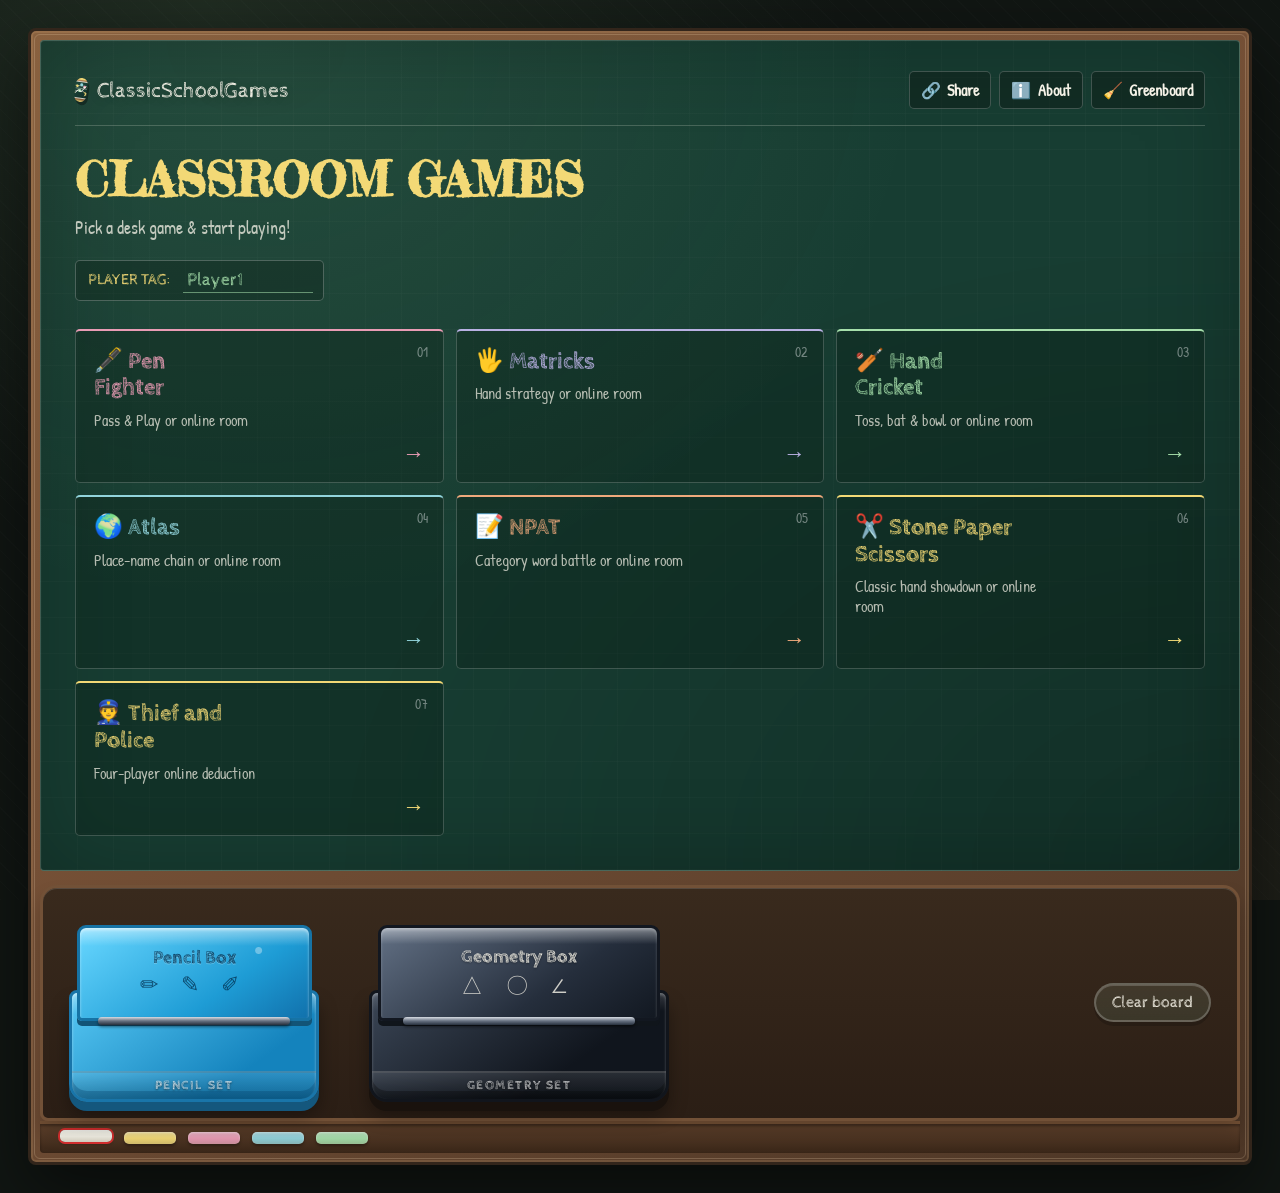
<file: index.html>
<!DOCTYPE html>
<html lang="en">
<head>
  <meta charset="UTF-8">
  <meta name="viewport" content="width=device-width, initial-scale=1.0">
  <title>ClassicSchoolGames - Chalkboard Dashboard</title>
  <link rel="preconnect" href="https://fonts.googleapis.com">
  <link rel="preconnect" href="https://fonts.gstatic.com" crossorigin>
  <link href="https://fonts.googleapis.com/css2?family=Cabin+Sketch:wght@400;700&family=Fredericka+the+Great&family=Patrick+Hand&display=swap" rel="stylesheet">
  <link rel="icon" type="image/svg+xml" href="favicon.svg">
  <link rel="stylesheet" href="frontend/css/index.css">
  <link rel="stylesheet" href="frontend/css/chalkboard-shared.css">
</head>
<body>

  <div class="board-frame">
    <div class="blackboard">

      <header>
        <a href="index.html" class="brand">
          <span class="brand-icon"></span>
          ClassicSchoolGames
        </a>
        <div class="nav-actions">
          <button class="eraser-btn" id="shareBtn">
            <span>🔗</span> <span id="shareLabel">Share</span>
          </button>
          <button class="eraser-btn" id="aboutBtn">
            <span>ℹ️</span> <span>About</span>
          </button>
          <button class="eraser-btn" id="themeToggle">
            <span>🧹</span> <span id="themeLabel">Board Color</span>
          </button>
        </div>
      </header>

      <div class="title-section">
        <h1 class="board-title">CLASSROOM GAMES</h1>
        <p class="board-subtitle">Pick a desk game & start playing!</p>
      </div>

      <div class="user-tag-bar">
        <label for="usernameInput">PLAYER TAG:</label>
        <input type="text" id="usernameInput" maxlength="12" placeholder="Guest" />
      </div>

      <div class="games-list">
        
        <a href="penfight.html" class="game-launch-btn" onclick="launchGame('penfight.html'); return false;" style="--chalk-color: var(--chalk-pink);">
          <div class="game-info">
            <span class="game-name">🖋️ Pen Fighter</span>
            <span class="game-tag">Pass & Play or online room</span>
          </div>
          <div class="action-row"><span class="action-arrow">→</span></div>
        </a>

        <a href="matricks.html" class="game-launch-btn" onclick="launchGame('matricks.html'); return false;" style="--chalk-color: var(--chalk-purple);">
          <div class="game-info">
            <span class="game-name">🖐️ Matricks</span>
            <span class="game-tag">Hand strategy or online room</span>
          </div>
          <div class="action-row"><span class="action-arrow">→</span></div>
        </a>

        <a href="handcricket.html" class="game-launch-btn" onclick="launchGame('handcricket.html'); return false;" style="--chalk-color: var(--chalk-green);">
          <div class="game-info">
            <span class="game-name">🏏 Hand Cricket</span>
            <span class="game-tag">Toss, bat & bowl or online room</span>
          </div>
          <div class="action-row"><span class="action-arrow">→</span></div>
        </a>

        <a href="atlas.html" class="game-launch-btn" onclick="launchGame('atlas.html'); return false;" style="--chalk-color: var(--chalk-blue);">
          <div class="game-info">
            <span class="game-name">🌍 Atlas</span>
            <span class="game-tag">Place-name chain or online room</span>
          </div>
          <div class="action-row"><span class="action-arrow">→</span></div>
        </a>

        <a href="npat.html" class="game-launch-btn" onclick="launchGame('npat.html'); return false;" style="--chalk-color: var(--chalk-orange);">
          <div class="game-info">
            <span class="game-name">📝 NPAT</span>
            <span class="game-tag">Category word battle or online room</span>
          </div>
          <div class="action-row"><span class="action-arrow">→</span></div>
        </a>

        <a href="sps.html" class="game-launch-btn" onclick="launchGame('sps.html'); return false;" style="--chalk-color: var(--chalk-yellow);">
          <div class="game-info">
            <span class="game-name">✂️ Stone Paper Scissors</span>
            <span class="game-tag">Classic hand showdown or online room</span>
          </div>
          <div class="action-row"><span class="action-arrow">→</span></div>
        </a>

        <a href="thiefpolice.html" class="game-launch-btn" onclick="launchGame('thiefpolice.html'); return false;" style="--chalk-color: var(--chalk-yellow);">
          <div class="game-info">
            <span class="game-name">👮 Thief and Police</span>
            <span class="game-tag">Four-player online deduction</span>
          </div>
          <div class="action-row"><span class="action-arrow">→</span></div>
        </a>

<!--        <div class="game-launch-btn" style="--chalk-color: var(--chalk-dim); opacity: 0.5; cursor: not-allowed;">
          <div class="game-info">
            <span class="game-name">🔒 Slot 8</span>
            <span class="game-tag">Coming Soon</span>
          </div>
        </div>

        <div class="game-launch-btn" style="--chalk-color: var(--chalk-dim); opacity: 0.5; cursor: not-allowed;">
          <div class="game-info">
            <span class="game-name">🔒 Slot 9</span>
            <span class="game-tag">Coming Soon</span>
          </div>
        </div>-->

      </div>

    </div>

    <div class="chalk-tray">
      <div class="chalk-piece" style="background: var(--chalk-white);"></div>
      <div class="chalk-piece" style="background: var(--chalk-yellow);"></div>
      <div class="chalk-piece" style="background: var(--chalk-pink);"></div>
      <div class="chalk-piece" style="background: var(--chalk-blue);"></div>
    </div>
  </div>

  <!-- About Section Modal -->
  <div class="modal-overlay" id="aboutModal">
    <div class="about-box">
      <h2>About ClassicSchoolGames</h2>
      <p>Welcome! This platform brings nostalgic classroom desk games straight to your browser. Play classic games like Pen Fighter, Hand Cricket, Atlas, and more! 
        <br> <H3>CREDITS</H3>
        <br> Developers 
        <br> Juan
        <br> Cyril 
        <br> Madhav 
        <br> Siyan
        <br>Rishikesh
        <br> build 2696 (Developer preview) 
      </p>
      <!-- Add your custom content here -->
      <button class="close-modal-btn" id="closeAboutBtn">Close [X]</button>
    </div>
  </div>

  <script src="frontend/js/index.js"></script>
  <script src="frontend/js/drawing-tools.js"></script>
</body>
</html>
</file>
<file: frontend/css/index.css>
:root {
      /* Green Chalkboard Theme (Default) */
      --board-bg: #1e3b2b;
      --board-texture: radial-gradient(circle, rgba(255,255,255,0.05) 0%, rgba(0,0,0,0.3) 100%);
      --chalk-white: #f8f9fa;
      --chalk-yellow: #fff3a0;
      --chalk-green: #a8ffb2;
      --chalk-blue: #9ee2ff;
      --chalk-orange: #ffd09e;
      --chalk-pink: #ffb3d9;
      --chalk-purple: #e3bfff;
      --chalk-dim: rgba(248, 249, 250, 0.4);
      --wood-border: #5c3a21;
      --wood-inner: #3d2312;
      --font-chalk-heading: 'Fredericka the Great', cursive;
      --font-chalk-hand: 'Cabin Sketch', cursive;
      --font-chalk-sub: 'Patrick Hand', cursive;
    }

    [data-theme="dark"] {
      /* Black Chalkboard Theme */
      --board-bg: #17181c;
      --board-texture: radial-gradient(circle, rgba(255,255,255,0.03) 0%, rgba(0,0,0,0.5) 100%);
      --wood-border: #3a2213;
      --wood-inner: #241308;
    }

    * {
      box-sizing: border-box;
      margin: 0;
      padding: 0;
      user-select: none;
    }

    body {
      background-color: #0b0d0e;
      background-image: repeating-linear-gradient(45deg, #111 0, #111 10px, #0b0d0e 10px, #0b0d0e 20px);
      color: var(--chalk-white);
      font-family: var(--font-chalk-sub);
      min-height: 100vh;
      display: flex;
      flex-direction: column;
      justify-content: center;
      align-items: center;
      padding: 1.5rem;
      overflow-x: hidden;
    }

    /* Wooden Blackboard Frame */
    .board-frame {
      width: 100%;
      max-width: 1150px;
      background: var(--wood-border);
      border: 6px solid var(--wood-inner);
      border-radius: 16px;
      padding: 18px;
      box-shadow: 0 20px 50px rgba(0, 0, 0, 0.7), inset 0 0 10px rgba(0, 0, 0, 0.8);
      position: relative;
    }

    /* Chalkboard Surface */
    .blackboard {
      background-color: var(--board-bg);
      background-image: var(--board-texture);
      border-radius: 8px;
      border: 3px dashed rgba(255, 255, 255, 0.15);
      padding: 2rem;
      box-shadow: inset 0 0 80px rgba(0, 0, 0, 0.6);
      position: relative;
      display: flex;
      flex-direction: column;
      gap: 1.75rem;
    }

    /* Chalk Dust & Noise Overlay Effect */
    .blackboard::before {
      content: "";
      position: absolute;
      top: 0; left: 0; right: 0; bottom: 0;
      background: repeating-radial-gradient(circle at 50% 50%, rgba(255,255,255,0.02), rgba(255,255,255,0.02) 2px, transparent 2px, transparent 4px);
      pointer-events: none;
      opacity: 0.7;
    }

    /* Top Chalk Bar / Header */
    header {
      display: flex;
      justify-content: space-between;
      align-items: center;
      border-bottom: 2px dashed var(--chalk-dim);
      padding-bottom: 1rem;
      position: relative;
      z-index: 2;
      flex-wrap: wrap;
      gap: 0.75rem;
    }

    .brand {
      display: flex;
      align-items: center;
      gap: 0.75rem;
      font-family: var(--font-chalk-heading);
      font-size: 1.8rem;
      letter-spacing: 2px;
      text-decoration: none;
      color: var(--chalk-white);
      text-shadow: 2px 2px 0px rgba(0, 0, 0, 0.4), 0 0 2px var(--chalk-white);
    }

    .brand-icon {
      width: 18px;
      height: 18px;
      background-color: var(--chalk-yellow);
      display: inline-block;
      transform: rotate(-8deg);
      box-shadow: 2px 2px 0px rgba(0,0,0,0.5);
    }

    .nav-actions {
      display: flex;
      align-items: center;
      gap: 0.5rem;
    }

    /* Chalk Eraser & Wooden Buttons */
    .eraser-btn {
      background: #c29b68;
      border: 2px solid #5c3a21;
      border-bottom: 6px solid #3d2312;
      color: #2b1a0e;
      padding: 0.4rem 0.8rem;
      border-radius: 6px;
      cursor: pointer;
      font-family: var(--font-chalk-hand);
      font-size: 1.1rem;
      font-weight: 700;
      display: flex;
      align-items: center;
      gap: 0.4rem;
      box-shadow: 0 4px 10px rgba(0,0,0,0.4);
      transition: transform 0.1s ease;
    }

    .eraser-btn:active {
      transform: translateY(3px);
      border-bottom-width: 3px;
    }

    /* Board Main Header */
    .title-section {
      text-align: center;
      position: relative;
      z-index: 2;
    }

    .board-title {
      font-family: var(--font-chalk-heading);
      font-size: 2.8rem;
      color: var(--chalk-yellow);
      text-shadow: 2px 2px 4px rgba(0,0,0,0.6), 0 0 3px var(--chalk-yellow);
      letter-spacing: 3px;
    }

    .board-subtitle {
      font-family: var(--font-chalk-sub);
      font-size: 1.2rem;
      color: var(--chalk-white);
      opacity: 0.85;
      margin-top: 0.2rem;
    }

    /* Player Tag Input (Chalk Box) */
    .user-tag-bar {
      display: inline-flex;
      align-items: center;
      gap: 0.75rem;
      border: 2px solid var(--chalk-white);
      padding: 0.4rem 1.2rem;
      border-radius: 255px 15px 225px 15px/15px 225px 15px 255px; /* Hand-drawn look */
      background: rgba(0,0,0,0.15);
      margin: 0 auto;
      box-shadow: 0 0 5px var(--chalk-dim);
      position: relative;
      z-index: 2;
    }

    .user-tag-bar label {
      font-family: var(--font-chalk-hand);
      font-size: 1.2rem;
      letter-spacing: 1px;
      color: var(--chalk-yellow);
    }

    .user-tag-bar input {
      background: transparent;
      border: none;
      outline: none;
      color: var(--chalk-green);
      font-family: var(--font-chalk-hand);
      font-size: 1.4rem;
      width: 140px;
      text-shadow: 0 0 2px var(--chalk-green);
    }

    /* 3x3 Grid Layout */
    .games-list {
      display: grid;
      grid-template-columns: repeat(3, 1fr);
      gap: 1.5rem;
      width: 100%;
      position: relative;
      z-index: 2;
    }

    @media (max-width: 850px) {
      .games-list { grid-template-columns: repeat(2, 1fr); }
    }

    @media (max-width: 550px) {
      .games-list { grid-template-columns: 1fr; }
    }

    /* Chalk Card Button */
    .game-launch-btn {
      display: flex;
      flex-direction: column;
      justify-content: space-between;
      align-items: flex-start;
      padding: 1.25rem;
      background: rgba(255, 255, 255, 0.03);
      border: 2px solid var(--chalk-color, var(--chalk-white));
      border-radius: 255px 15px 225px 15px/15px 225px 15px 255px; /* Sketchy hand-drawn border */
      text-decoration: none;
      color: var(--chalk-white);
      min-height: 140px;
      transition: all 0.2s ease;
      cursor: pointer;
      position: relative;
      box-shadow: inset 0 0 10px rgba(0,0,0,0.3);
    }

    .game-launch-btn:hover {
      transform: scale(1.03) rotate(-1deg);
      background: rgba(255, 255, 255, 0.08);
      box-shadow: 0 0 12px var(--chalk-color, var(--chalk-white));
    }

    .game-info {
      display: flex;
      flex-direction: column;
      align-items: flex-start;
      gap: 0.3rem;
      text-align: left;
    }

    .game-name {
      font-family: var(--font-chalk-hand);
      font-size: 1.5rem;
      font-weight: 700;
      color: var(--chalk-color, var(--chalk-white));
      text-shadow: 0 0 3px var(--chalk-color, var(--chalk-white));
    }

    .game-tag {
      font-family: var(--font-chalk-sub);
      font-size: 1.0rem;
      color: var(--chalk-white);
      opacity: 0.8;
      line-height: 1.2;
    }

    .action-row {
      display: flex;
      justify-content: flex-end;
      width: 100%;
      margin-top: 0.8rem;
    }

    .action-arrow {
      font-family: var(--font-chalk-hand);
      font-size: 1.6rem;
      font-weight: 800;
      color: var(--chalk-color, var(--chalk-white));
      text-shadow: 0 0 3px var(--chalk-color, var(--chalk-white));
    }

    /* About Modal Overlay & Box */
    .modal-overlay {
      position: fixed;
      top: 0; left: 0; right: 0; bottom: 0;
      background: rgba(0, 0, 0, 0.7);
      display: flex;
      align-items: center;
      justify-content: center;
      z-index: 10;
      opacity: 0;
      pointer-events: none;
      transition: opacity 0.2s ease;
    }

    .modal-overlay.active {
      opacity: 1;
      pointer-events: auto;
    }

    .about-box {
      background-color: var(--board-bg);
      background-image: var(--board-texture);
      border: 3px dashed var(--chalk-yellow);
      border-radius: 12px;
      padding: 2rem;
      max-width: 500px;
      width: 90%;
      box-shadow: 0 0 30px rgba(0,0,0,0.8);
      position: relative;
    }

    .about-box h2 {
      font-family: var(--font-chalk-heading);
      color: var(--chalk-yellow);
      font-size: 2rem;
      margin-bottom: 0.8rem;
    }
    .about-box h3 {
      font-family: var(--font-chalk-heading);
      color: var(--chalk-yellow);
      font-size: 2rem;
      margin-bottom: 0.8rem;
    }

    .about-box p {
      font-family: var(--font-chalk-sub);
      font-size: 1.2rem;
      line-height: 1.5;
      color: var(--chalk-white);
      margin-bottom: 1.2rem;
    }

    .close-modal-btn {
      float: right;
      background: transparent;
      border: 1px dashed var(--chalk-white);
      color: var(--chalk-white);
      font-family: var(--font-chalk-hand);
      font-size: 1rem;
      padding: 0.3rem 0.8rem;
      border-radius: 4px;
      cursor: pointer;
    }

    .close-modal-btn:hover {
      background: rgba(255, 255, 255, 0.1);
    }

    /* Chalk Ledge Wooden Tray at Bottom */
    .chalk-tray {
      height: 18px;
      background: #4a2e18;
      border-top: 3px solid #2b1a0e;
      border-radius: 0 0 8px 8px;
      position: relative;
      display: flex;
      align-items: center;
      padding: 0 20px;
      gap: 15px;
    }

    .chalk-piece {
      width: 35px;
      height: 8px;
      border-radius: 3px;
      box-shadow: 1px 2px 3px rgba(0,0,0,0.5);
    }

    :root {
      --board-bg: #173d32;
      --board-texture:
        linear-gradient(rgba(255,255,255,0.018) 1px, transparent 1px),
        linear-gradient(90deg, rgba(255,255,255,0.018) 1px, transparent 1px),
        radial-gradient(ellipse at 15% 0%, rgba(131, 194, 137, 0.12), transparent 50%);
      --wood-border: #755036;
      --wood-inner: #32251b;
      --chalk-yellow: #f3d976;
      --chalk-green: #a6dfab;
      --chalk-blue: #92d4dc;
      --chalk-orange: #efa97c;
      --chalk-pink: #e99cb5;
      --chalk-purple: #b9b1e3;
    }

    [data-theme="dark"] {
      --board-bg: #171d1a;
      --board-texture:
        linear-gradient(rgba(255,255,255,0.018) 1px, transparent 1px),
        linear-gradient(90deg, rgba(255,255,255,0.018) 1px, transparent 1px),
        radial-gradient(ellipse at 15% 0%, rgba(131, 194, 137, 0.07), transparent 50%);
      --wood-border: #53402f;
      --wood-inner: #282018;
    }

    body {
      justify-content: flex-start;
      padding: 28px;
      background-color: #111613;
      background-image:
        radial-gradient(ellipse at top, rgba(75, 114, 81, 0.17), transparent 55%),
        repeating-linear-gradient(45deg, #151a17 0, #151a17 1px, #111613 1px, #111613 12px);
    }

    .board-frame {
      width: min(100%, 1280px);
      max-width: 1280px;
      margin: auto;
      padding: 9px;
      border: 3px solid var(--wood-inner);
      border-radius: 8px;
      box-shadow: 0 26px 70px rgba(0, 0, 0, 0.48);
    }

    .blackboard {
      gap: 28px;
      padding: 30px 34px 34px;
      border: 1px solid rgba(248, 249, 250, 0.15);
      border-radius: 4px;
      background-size: 34px 34px, 34px 34px, auto;
      box-shadow: inset 0 0 90px rgba(0, 0, 0, 0.25);
    }

    .blackboard::before {
      display: none;
    }

    header {
      min-height: 48px;
      padding-bottom: 16px;
      border-bottom: 1px solid rgba(248, 249, 250, 0.2);
    }

    .brand {
      gap: 10px;
      font-family: var(--font-chalk-hand);
      font-size: 1.35rem;
      letter-spacing: 0;
      text-shadow: none;
    }

    .brand-icon {
      width: 12px;
      height: 24px;
      transform: rotate(8deg);
      box-shadow: none;
    }

    .nav-actions {
      gap: 8px;
    }

    .eraser-btn {
      min-height: 38px;
      padding: 5px 11px;
      border: 1px solid rgba(255, 255, 255, 0.2);
      border-bottom-width: 1px;
      border-radius: 5px;
      background: rgba(13, 23, 18, 0.42);
      color: var(--chalk-white);
      font-family: var(--font-chalk-sub);
      font-size: 1rem;
      box-shadow: none;
    }

    .eraser-btn:active {
      transform: translateY(1px);
      border-bottom-width: 1px;
    }

    .title-section {
      text-align: left;
    }

    .board-title {
      color: var(--chalk-yellow);
      font-size: 3rem;
      letter-spacing: 0;
      line-height: 1.1;
      text-shadow: none;
    }

    .board-subtitle {
      margin-top: 8px;
      font-size: 1.15rem;
      opacity: 0.76;
    }

    .user-tag-bar {
      align-self: flex-start;
      gap: 12px;
      margin: -8px 0 0;
      padding: 7px 10px 7px 12px;
      border: 1px solid rgba(248, 249, 250, 0.24);
      border-radius: 5px;
      background: rgba(4, 17, 11, 0.25);
      box-shadow: none;
    }

    .user-tag-bar label {
      font-size: 0.95rem;
      letter-spacing: 0;
    }

    .user-tag-bar input {
      width: 130px;
      padding: 2px 4px;
      border-bottom: 1px solid rgba(166, 223, 171, 0.55);
      font-size: 1.1rem;
      text-shadow: none;
    }

    .games-list {
      grid-template-columns: repeat(3, minmax(0, 1fr));
      gap: 12px;
      counter-reset: game-index;
    }

    .game-launch-btn {
      min-width: 0;
      min-height: 150px;
      padding: 18px 18px 14px;
      border: 1px solid rgba(248, 249, 250, 0.2);
      border-top: 2px solid var(--chalk-color, var(--chalk-white));
      border-radius: 5px;
      background: rgba(5, 18, 12, 0.24);
      box-shadow: none;
      color: var(--chalk-white);
      text-decoration: none;
      transition: background-color 160ms ease, border-color 160ms ease, transform 160ms ease;
      counter-increment: game-index;
      animation: tile-enter 420ms both;
    }

    .game-launch-btn:nth-child(2) { animation-delay: 35ms; }
    .game-launch-btn:nth-child(3) { animation-delay: 70ms; }
    .game-launch-btn:nth-child(4) { animation-delay: 105ms; }
    .game-launch-btn:nth-child(5) { animation-delay: 140ms; }
    .game-launch-btn:nth-child(6) { animation-delay: 175ms; }
    .game-launch-btn:nth-child(7) { animation-delay: 210ms; }

    .game-launch-btn::before {
      content: "0" counter(game-index);
      position: absolute;
      top: 12px;
      right: 15px;
      color: rgba(248, 249, 250, 0.42);
      font-family: var(--font-chalk-sub);
      font-size: 0.85rem;
      font-variant-numeric: tabular-nums;
    }

    .game-launch-btn:hover {
      transform: translateY(-3px);
      border-color: var(--chalk-color, var(--chalk-white));
      background: rgba(255, 255, 255, 0.075);
      box-shadow: none;
    }

    .game-launch-btn:focus-visible,
    .eraser-btn:focus-visible,
    .user-tag-bar input:focus-visible,
    .close-modal-btn:focus-visible {
      outline: 2px solid var(--chalk-yellow);
      outline-offset: 3px;
    }

    .game-info {
      gap: 8px;
      max-width: 100%;
    }

    .game-name {
      max-width: calc(100% - 24px);
      color: var(--chalk-color, var(--chalk-white));
      font-size: 1.45rem;
      line-height: 1.15;
      text-shadow: none;
    }

    .game-tag {
      max-width: 30ch;
      font-size: 1rem;
      line-height: 1.25;
      opacity: 0.72;
    }

    .action-row {
      margin-top: 8px;
    }

    .action-arrow {
      color: var(--chalk-color, var(--chalk-white));
      font-family: var(--font-chalk-sub);
      font-size: 1.4rem;
      text-shadow: none;
    }

    .about-box {
      border-radius: 6px;
    }

    .chalk-tray {
      height: 15px;
      border-radius: 0 0 4px 4px;
    }

    @keyframes tile-enter {
      from { opacity: 0; transform: translateY(8px); }
      to { opacity: 1; transform: translateY(0); }
    }

    @media (max-width: 900px) {
      body { padding: 18px; }
      .games-list { grid-template-columns: repeat(2, minmax(0, 1fr)); }
      .blackboard { padding: 24px; }
    }

    @media (max-width: 600px) {
      body { padding: 10px; }
      .board-frame { padding: 5px; }
      .blackboard { gap: 22px; padding: 18px 14px 22px; }
      header { align-items: flex-start; }
      .brand { font-size: 1.15rem; }
      .nav-actions { flex-wrap: wrap; justify-content: flex-end; }
      .nav-actions .eraser-btn { font-size: 0.9rem; }
      .board-title { font-size: 2rem; }
      .board-subtitle { font-size: 1rem; }
      .user-tag-bar { flex-wrap: wrap; }
      .games-list { grid-template-columns: 1fr; gap: 9px; }
      .game-launch-btn { min-height: 126px; padding: 15px; }
    }

    @media (prefers-reduced-motion: reduce) {
      *, *::before, *::after {
        animation-duration: 0.01ms !important;
        animation-iteration-count: 1 !important;
        scroll-behavior: auto !important;
        transition-duration: 0.01ms !important;
      }
    }
</file>
<file: frontend/css/chalkboard-shared.css>
:root {
  --chalk-white: #f5f2e7;
  --chalk-yellow: #f3d976;
  --chalk-green: #a6dfab;
  --chalk-blue: #92d4dc;
  --chalk-orange: #efa97c;
  --chalk-pink: #e99cb5;
  --chalk-purple: #b9b1e3;
  --chalk-dim: rgba(245, 242, 231, 0.42);
  --board-bg: #173d32;
  --wood-border: #755036;
  --wood-inner: #32251b;
  --bg-color: #111613;
  --card-bg: #173d32;
  --text-color: #f5f2e7;
  --text-muted: #aec5b5;
  --accent-color: #f3d976;
  --border-color: rgba(245, 242, 231, 0.22);
  --frame-color: #755036;
  --shadow: 0 18px 48px rgba(0, 0, 0, 0.36), inset 0 0 32px rgba(0, 0, 0, 0.2);
}

[data-theme="dark"] {
  --board-bg: #171d1a;
  --wood-border: #53402f;
  --wood-inner: #282018;
  --bg-color: #101311;
  --card-bg: #171d1a;
}

body {
  background-color: #111613;
  background-image:
    radial-gradient(ellipse at 16% 0%, rgba(119, 172, 118, 0.15), transparent 42%),
    radial-gradient(ellipse at 90% 100%, rgba(224, 163, 105, 0.08), transparent 40%),
    repeating-linear-gradient(45deg, rgba(255, 255, 255, 0.012) 0 1px, transparent 1px 13px);
  background-attachment: fixed;
}

.board-frame {
  background: linear-gradient(145deg, #89613f, var(--wood-border) 42%, #4c3626);
  border-color: var(--wood-inner);
  box-shadow: 0 24px 68px rgba(0, 0, 0, 0.52), inset 0 0 0 2px rgba(240, 199, 143, 0.14);
}

.board-frame::before {
  content: "";
  position: absolute;
  inset: 3px;
  border: 1px solid rgba(245, 220, 183, 0.22);
  border-radius: 6px;
  pointer-events: none;
}

.blackboard {
  position: relative;
  isolation: isolate;
  border-color: rgba(245, 242, 231, 0.2);
  background-color: var(--board-bg);
  background-image:
    radial-gradient(ellipse at 18% 0%, rgba(159, 210, 159, 0.1), transparent 48%),
    radial-gradient(ellipse at 100% 100%, rgba(0, 0, 0, 0.24), transparent 55%),
    linear-gradient(rgba(245, 242, 231, 0.018) 1px, transparent 1px),
    linear-gradient(90deg, rgba(245, 242, 231, 0.018) 1px, transparent 1px);
  background-size: auto, auto, 36px 36px, 36px 36px;
  box-shadow: inset 0 0 90px rgba(0, 0, 0, 0.24);
  animation: board-arrive 420ms ease-out both;
}

.drawing-canvas {
  position: absolute;
  inset: 0;
  width: 100%;
  height: 100%;
  border-radius: inherit;
  pointer-events: none;
  z-index: 3;
}

.drawing-toolbox {
  position: relative;
  z-index: 5;
  display: flex;
  flex-direction: column;
  gap: 0;
  margin-top: 14px;
  padding: 12px 16px 0;
  background: linear-gradient(180deg, #392a1d, #2b1e15);
  border: 3px solid #725137;
  border-radius: 17px 17px 8px 8px;
  box-shadow: inset 0 1px 0 rgba(255,255,255,0.14), 0 12px 18px rgba(0,0,0,0.18);
  perspective: 1000px;
}

.case-row {
  display: flex;
  align-items: flex-end;
  justify-content: center;
  gap: clamp(16px, 4vw, 50px);
  min-height: 218px;
  padding: 0 10px 12px;
}

.instrument-case {
  position: relative;
  flex: 0 1 250px;
  height: 202px;
  isolation: isolate;
  perspective: 900px;
}

.instrument-case.geometry-case {
  flex-basis: 300px;
}

.case-base {
  position: absolute;
  inset: auto 0 4px;
  height: 112px;
  overflow: hidden;
  border: 3px solid #11151c;
  border-radius: 8px 8px 18px 18px;
  background:
    linear-gradient(180deg, rgba(255,255,255,0.15), transparent 17%),
    linear-gradient(145deg, #3b4656, #10151d 68%);
  box-shadow:
    inset 0 2px 3px rgba(255,255,255,0.28),
    inset 0 -8px 0 rgba(0,0,0,0.35),
    0 9px 0 #19120d,
    0 14px 18px rgba(0,0,0,0.35);
  z-index: 1;
}

.pencil-case .case-base {
  border-color: #1975a9;
  background:
    linear-gradient(180deg, rgba(255,255,255,0.38), transparent 20%),
    linear-gradient(145deg, #57c8f4, #1483bd 72%);
  box-shadow:
    inset 0 2px 3px rgba(255,255,255,0.4),
    inset 0 -8px 0 rgba(0,76,125,0.35),
    0 9px 0 #14577d,
    0 14px 18px rgba(0,0,0,0.35);
}

.case-interior {
  position: absolute;
  inset: 9px 9px 34px;
  display: flex;
  align-items: center;
  justify-content: space-evenly;
  gap: 5px;
  padding: 8px;
  border: 2px solid rgba(255,255,255,0.14);
  border-radius: 6px;
  background:
    repeating-linear-gradient(90deg, transparent 0 46px, rgba(255,255,255,0.05) 46px 49px),
    linear-gradient(180deg, #121923, #27313b);
  box-shadow: inset 0 4px 9px rgba(0,0,0,0.65);
  opacity: 0;
  visibility: hidden;
  transform: translateY(7px);
  transition: opacity 180ms ease, transform 180ms ease, visibility 180ms;
}

.pencil-case .case-interior {
  background:
    repeating-linear-gradient(90deg, transparent 0 46px, rgba(255,255,255,0.2) 46px 49px),
    linear-gradient(180deg, #075b91, #113b65);
}

.instrument-case.is-open .case-interior {
  opacity: 1;
  visibility: visible;
  transform: translateY(0);
}

.case-tool {
  position: relative;
  display: flex;
  flex: 1 1 0;
  min-width: 42px;
  min-height: 65px;
  flex-direction: column;
  align-items: center;
  justify-content: center;
  gap: 4px;
  border: 1px solid rgba(255,255,255,0.2);
  border-radius: 5px;
  background: linear-gradient(145deg, rgba(255,255,255,0.16), rgba(0,0,0,0.18));
  color: #f5f2e7;
  cursor: pointer;
  font-family: var(--font-chalk-hand);
  box-shadow: inset 0 1px rgba(255,255,255,0.2), 0 3px 3px rgba(0,0,0,0.28);
  transition: transform 120ms ease, border-color 120ms ease, background 120ms ease;
}

.case-tool > span {
  font-size: 1.5rem;
  filter: drop-shadow(0 2px 1px rgba(0,0,0,0.35));
}

.case-tool small {
  font-size: 0.88rem;
}

.case-tool.active {
  border-color: var(--chalk-yellow);
  background: linear-gradient(145deg, rgba(243,217,118,0.33), rgba(0,0,0,0.14));
  transform: translateY(-3px);
}

.case-front {
  position: absolute;
  inset: auto 0 0;
  height: 28px;
  display: grid;
  place-items: center;
  border-top: 2px solid rgba(255,255,255,0.2);
  background: linear-gradient(180deg, rgba(255,255,255,0.1), rgba(0,0,0,0.2));
  color: rgba(255,255,255,0.9);
  font: 700 0.8rem var(--font-chalk-hand);
  letter-spacing: 0.12em;
  text-shadow: 0 1px 2px rgba(0,0,0,0.7);
  z-index: 2;
}

.case-lid {
  position: absolute;
  left: 3%;
  right: 3%;
  bottom: 85px;
  height: 96px;
  display: flex;
  flex-direction: column;
  align-items: center;
  justify-content: center;
  gap: 4px;
  border: 3px solid #121720;
  border-radius: 9px 9px 5px 5px;
  background:
    linear-gradient(180deg, rgba(255,255,255,0.42), transparent 18%),
    linear-gradient(145deg, #627084, #252e3c 63%, #121821);
  color: #f5f2e7;
  cursor: pointer;
  font-family: var(--font-chalk-hand);
  transform-origin: 50% 100%;
  transform-style: preserve-3d;
  box-shadow: inset 0 2px 3px rgba(255,255,255,0.25), 0 5px 0 #10151b;
  transition: transform 400ms cubic-bezier(0.2, 0.7, 0.2, 1), filter 160ms ease;
  z-index: 3;
}

.pencil-case .case-lid {
  border-color: #1673a5;
  background:
    radial-gradient(circle at 78% 25%, rgba(255,255,255,0.34) 0 3px, transparent 4px),
    linear-gradient(180deg, rgba(255,255,255,0.45), transparent 20%),
    linear-gradient(145deg, #68d7ff, #1e9cd5 65%, #1171ac);
  color: #063859;
  box-shadow: inset 0 2px 3px rgba(255,255,255,0.45), 0 5px 0 #125477;
}

.case-lid-title {
  font-size: 1.15rem;
  font-weight: 700;
  text-shadow: 0 1px 2px rgba(0,0,0,0.45);
}

.pencil-case .case-lid-title {
  text-shadow: 0 1px rgba(255,255,255,0.35);
}

.case-lid-art {
  font-size: 1.35rem;
  letter-spacing: 0.4em;
  opacity: 0.82;
}

.case-hinge {
  position: absolute;
  bottom: -7px;
  left: 8%;
  right: 8%;
  height: 8px;
  border-radius: 4px;
  background: linear-gradient(180deg, #d7dce3, #667080 50%, #27303d);
  box-shadow: 0 2px 3px rgba(0,0,0,0.45);
}

.instrument-case.is-open .case-lid {
  transform: rotateX(112deg);
  filter: brightness(0.85);
}

.instrument-case.is-open .case-hinge {
  opacity: 0.7;
}

.tool-clear {
  align-self: center;
  margin-left: auto;
  border: 2px solid rgba(255,255,255,0.22);
  background: linear-gradient(180deg, rgba(174, 204, 175, 0.12), rgba(96, 126, 102, 0.22));
  color: var(--chalk-white);
  border-radius: 999px;
  padding: 0.5rem 1rem;
  font: 1rem var(--font-chalk-hand);
  cursor: pointer;
  box-shadow: inset 0 1px 0 rgba(255,255,255,0.18), 0 4px 0 rgba(0,0,0,0.18);
}

.chalk-tray.drawing-chalk-tray {
  height: auto;
  min-height: 32px;
  padding: 6px 20px;
  gap: 12px;
  border-top-color: #765236;
  background: linear-gradient(180deg, #62432d, #392618);
  box-shadow: inset 0 2px 3px rgba(0,0,0,0.36);
}

.chalk-stick {
  width: 52px;
  height: 12px;
  padding: 0;
  border: 0;
  border-radius: 5px;
  background: linear-gradient(180deg, color-mix(in srgb, var(--swatch) 75%, white), var(--swatch) 55%, color-mix(in srgb, var(--swatch) 75%, #71634b));
  cursor: pointer;
  box-shadow: inset 0 1px 2px rgba(255,255,255,0.45), 0 2px 3px rgba(0,0,0,0.32);
  transition: transform 120ms ease, box-shadow 120ms ease;
}

.chalk-stick.active {
  box-shadow: 0 0 0 2px #d62f2f, inset 0 1px 2px rgba(255,255,255,0.45), 0 2px 3px rgba(0,0,0,0.32);
  transform: translateY(-2px);
}

.case-lid:hover,
.case-tool:hover,
.tool-clear:hover,
.chalk-stick:hover {
  filter: brightness(1.08);
}

@media (max-width: 620px) {
  .drawing-toolbox {
    padding: 10px 10px 0;
  }

  .case-row {
    flex-wrap: wrap;
    gap: 10px;
  }

  .instrument-case,
  .instrument-case.geometry-case {
    flex: 1 1 220px;
    max-width: 300px;
  }

  .tool-clear {
    margin: 0 auto 8px;
  }

  .chalk-tray.drawing-chalk-tray {
    justify-content: center;
    padding-inline: 12px;
  }

  .chalk-stick {
    width: clamp(30px, 10vw, 52px);
  }
}

.blackboard::before {
  background: repeating-radial-gradient(circle at 37% 24%, rgba(255, 255, 255, 0.035) 0 1px, transparent 1px 5px);
  opacity: 0.22;
  z-index: -1;
}

header {
  border-bottom: 1px solid rgba(245, 242, 231, 0.2);
}

.brand {
  letter-spacing: 0;
  text-shadow: 0 2px 10px rgba(0, 0, 0, 0.2);
}

.brand-icon {
  background-image: url("../../favicon.svg");
  background-size: cover;
  background-position: center;
  background-repeat: no-repeat;
  border-radius: 7px;
  box-shadow: 2px 3px 0 rgba(0, 0, 0, 0.36);
}

:is(.eraser-btn, .toggle-btn, .action-btn, .move-btn, .modal-btn, .close-modal-btn, .vote-btn, .btn) {
  border-radius: 5px;
  transition: transform 150ms ease, filter 150ms ease, box-shadow 150ms ease;
}

:is(.eraser-btn, .toggle-btn, .action-btn, .move-btn, .modal-btn, .close-modal-btn, .vote-btn, .btn):not(:disabled):hover {
  filter: brightness(1.1);
  transform: translateY(-2px);
}

:is(button, a, input, select):focus-visible {
  outline: 2px solid var(--chalk-yellow);
  outline-offset: 3px;
}

:is(.player-box, .gesture-display, .status-banner, .status-panel, .scoreboard, .phase-box, .game-card, .modal-card) {
  border-radius: 6px;
}

.player-box,
.gesture-display,
.status-banner,
.status-panel,
.scoreboard,
.phase-box,
.game-card {
  box-shadow: inset 0 1px rgba(255, 255, 255, 0.045), 0 8px 22px rgba(0, 0, 0, 0.12);
}

.room-input,
input,
select,
textarea {
  accent-color: var(--chalk-green);
}

.chalk-tray {
  background: linear-gradient(#79573a, #503923);
  border-color: #382719;
  box-shadow: 0 5px 12px rgba(0, 0, 0, 0.25);
}

.chalk-piece {
  box-shadow: 0 2px 5px rgba(0, 0, 0, 0.45), inset 0 1px rgba(255, 255, 255, 0.48);
}

/* Thief & Police uses a lobby layout instead of the framed board markup. */
.game-card {
  border-color: var(--frame-color);
  background-image: radial-gradient(ellipse at 15% 0%, rgba(159, 210, 159, 0.08), transparent 55%);
}

.lobby-box,
.player-item,
.card-reveal-box,
.vote-btn {
  border-radius: 5px;
}

.player-item {
  border-style: solid;
  border-color: rgba(245, 242, 231, 0.17);
}

.action-btn,
.vote-btn,
.btn {
  box-shadow: 0 5px 0 rgba(0, 0, 0, 0.22);
}

.action-btn:active,
.vote-btn:active,
.btn:active {
  transform: translateY(1px);
  box-shadow: 0 2px 0 rgba(0, 0, 0, 0.2);
}

@keyframes board-arrive {
  from { opacity: 0; transform: translateY(7px); }
  to { opacity: 1; transform: translateY(0); }
}

@media (max-width: 600px) {
  .board-frame { padding: 7px; border-width: 4px; }
  .blackboard { background-size: auto, auto, 28px 28px, 28px 28px; }
  .brand { font-size: 1.15rem; }
  header { gap: 10px; flex-wrap: wrap; }
  .controls-right { flex-wrap: wrap; }
}

@media (prefers-reduced-motion: reduce) {
  *, *::before, *::after {
    animation-duration: 0.01ms !important;
    animation-iteration-count: 1 !important;
    transition-duration: 0.01ms !important;
  }
}
</file>
